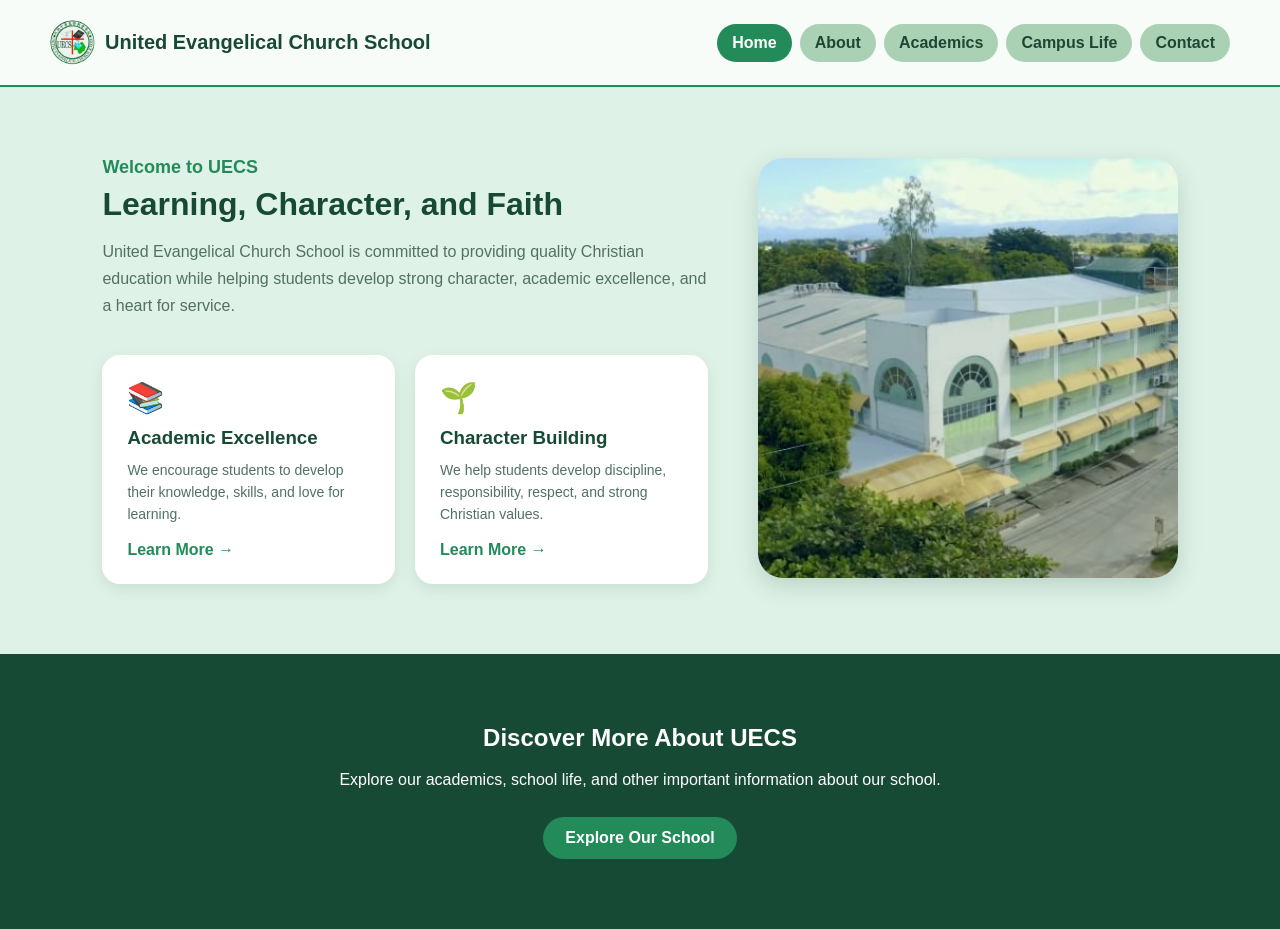
<file: index.html>
<!DOCTYPE html>
<html>

<head>
    <title>United Evangelical Church School</title>
    <link rel="stylesheet" href="style.css">
</head>

<body>

<header>

    <div class="logo">
        <img src="images/logo.jpg">
        <h2>United Evangelical Church School</h2>
    </div>

    <nav>

        <a href="index.html" class="active">Home</a>

        <a href="about.html">About</a>

        <a href="academics.html">Academics</a>

        <a href="campus.html">Campus Life</a>

        <a href="contact.html">Contact</a>

    </nav>

</header>


<!-- =========================
     SCHOOL INFORMATION
========================= -->

<section class="home-info">

    <div class="home-content">

        <div class="home-left">

            <div class="home-title">

                <h3>Welcome to UECS</h3>

                <h2>Learning, Character, and Faith</h2>

                <p>
                    United Evangelical Church School is committed to providing
                    quality Christian education while helping students develop
                    strong character, academic excellence, and a heart for service.
                </p>

            </div>


            <div class="home-cards">

                <div class="home-card">

                    <div class="home-icon">📚</div>

                    <h3>Academic Excellence</h3>

                    <p>
                        We encourage students to develop their knowledge,
                        skills, and love for learning.
                    </p>

                    <a href="academics.html">Learn More →</a>

                </div>


                <div class="home-card">

                    <div class="home-icon">🌱</div>

                    <h3>Character Building</h3>

                    <p>
                        We help students develop discipline, responsibility,
                        respect, and strong Christian values.
                    </p>

                    <a href="about.html">Learn More →</a>

                </div>

            </div>

        </div>


        <div class="home-image">

            <img src="images/school.jpg">

        </div>

    </div>

</section>


<!-- =========================
     BOTTOM SECTION
========================= -->

<section class="home-bottom">

    <h2>Discover More About UECS</h2>

    <p>
        Explore our academics, school life, and other important
        information about our school.
    </p>

    <a href="about.html" class="btn">Explore Our School</a>

</section>


</body>
</html>
</file>
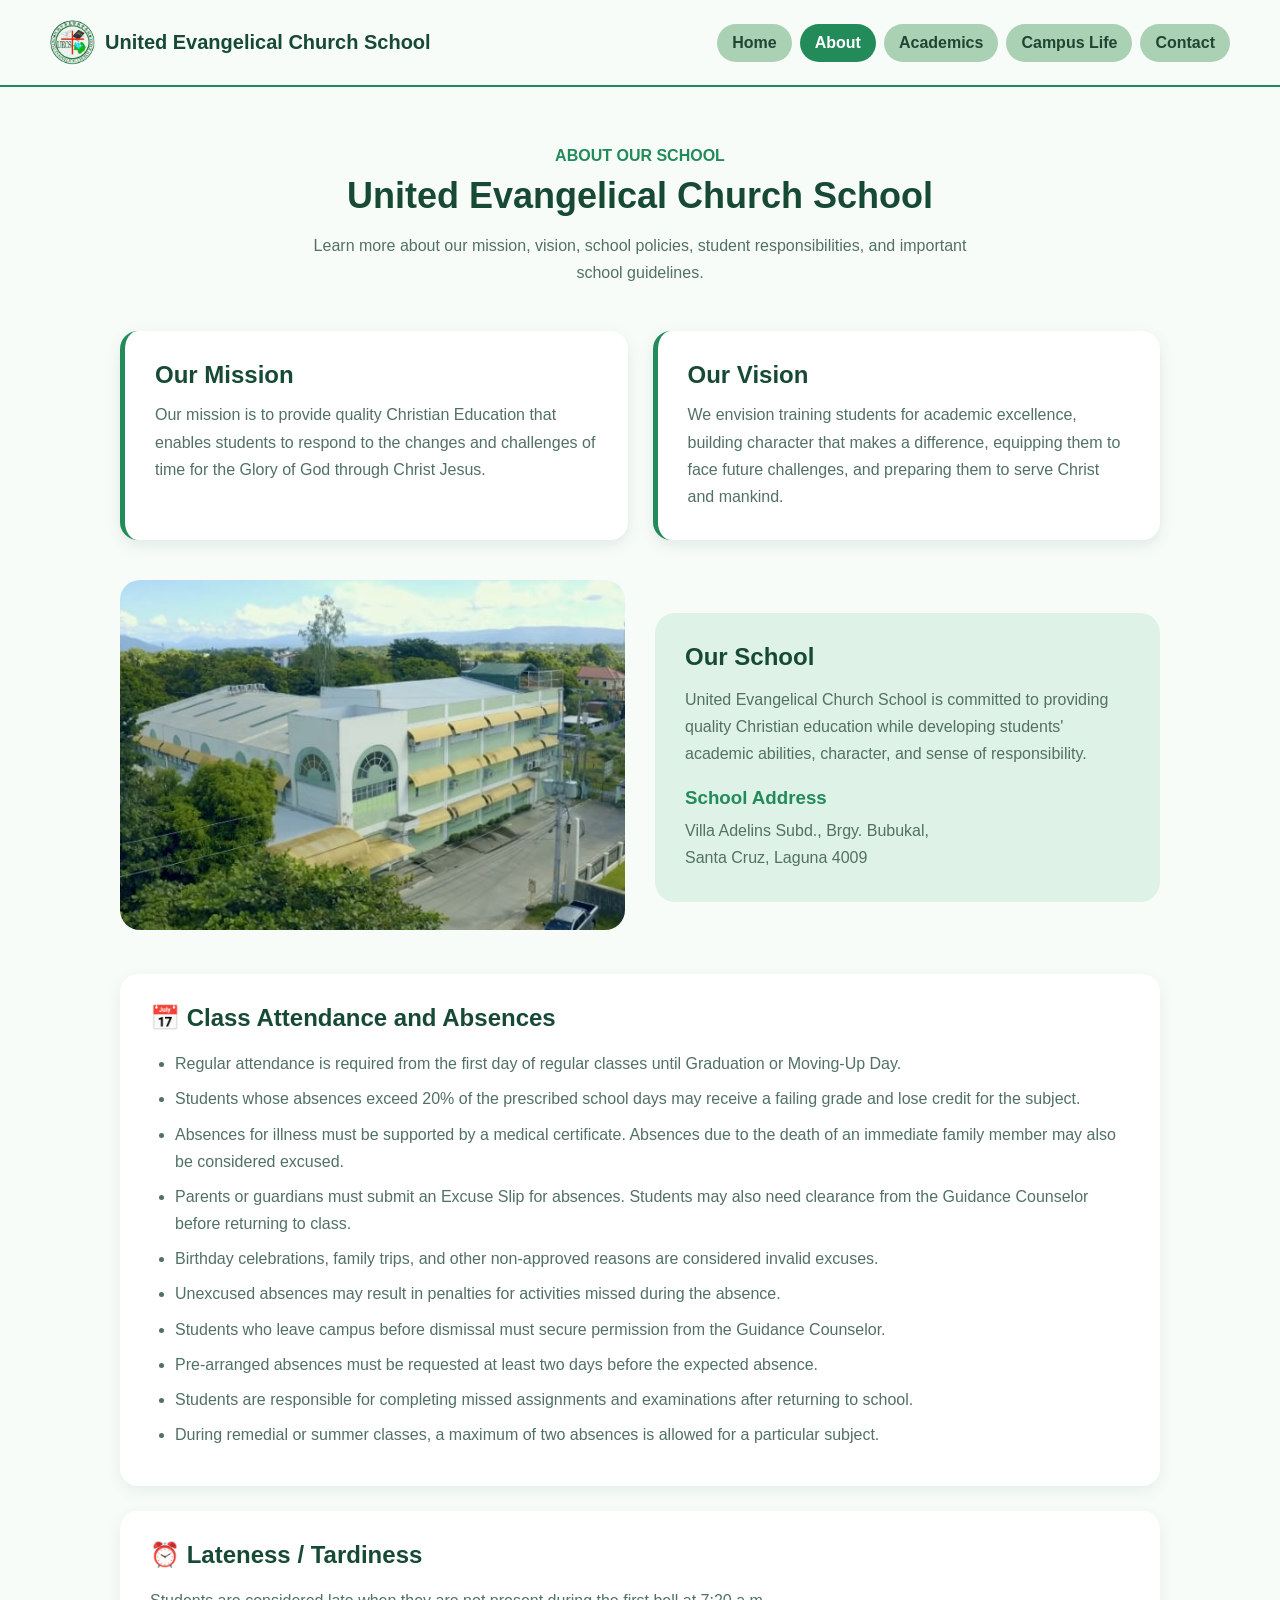
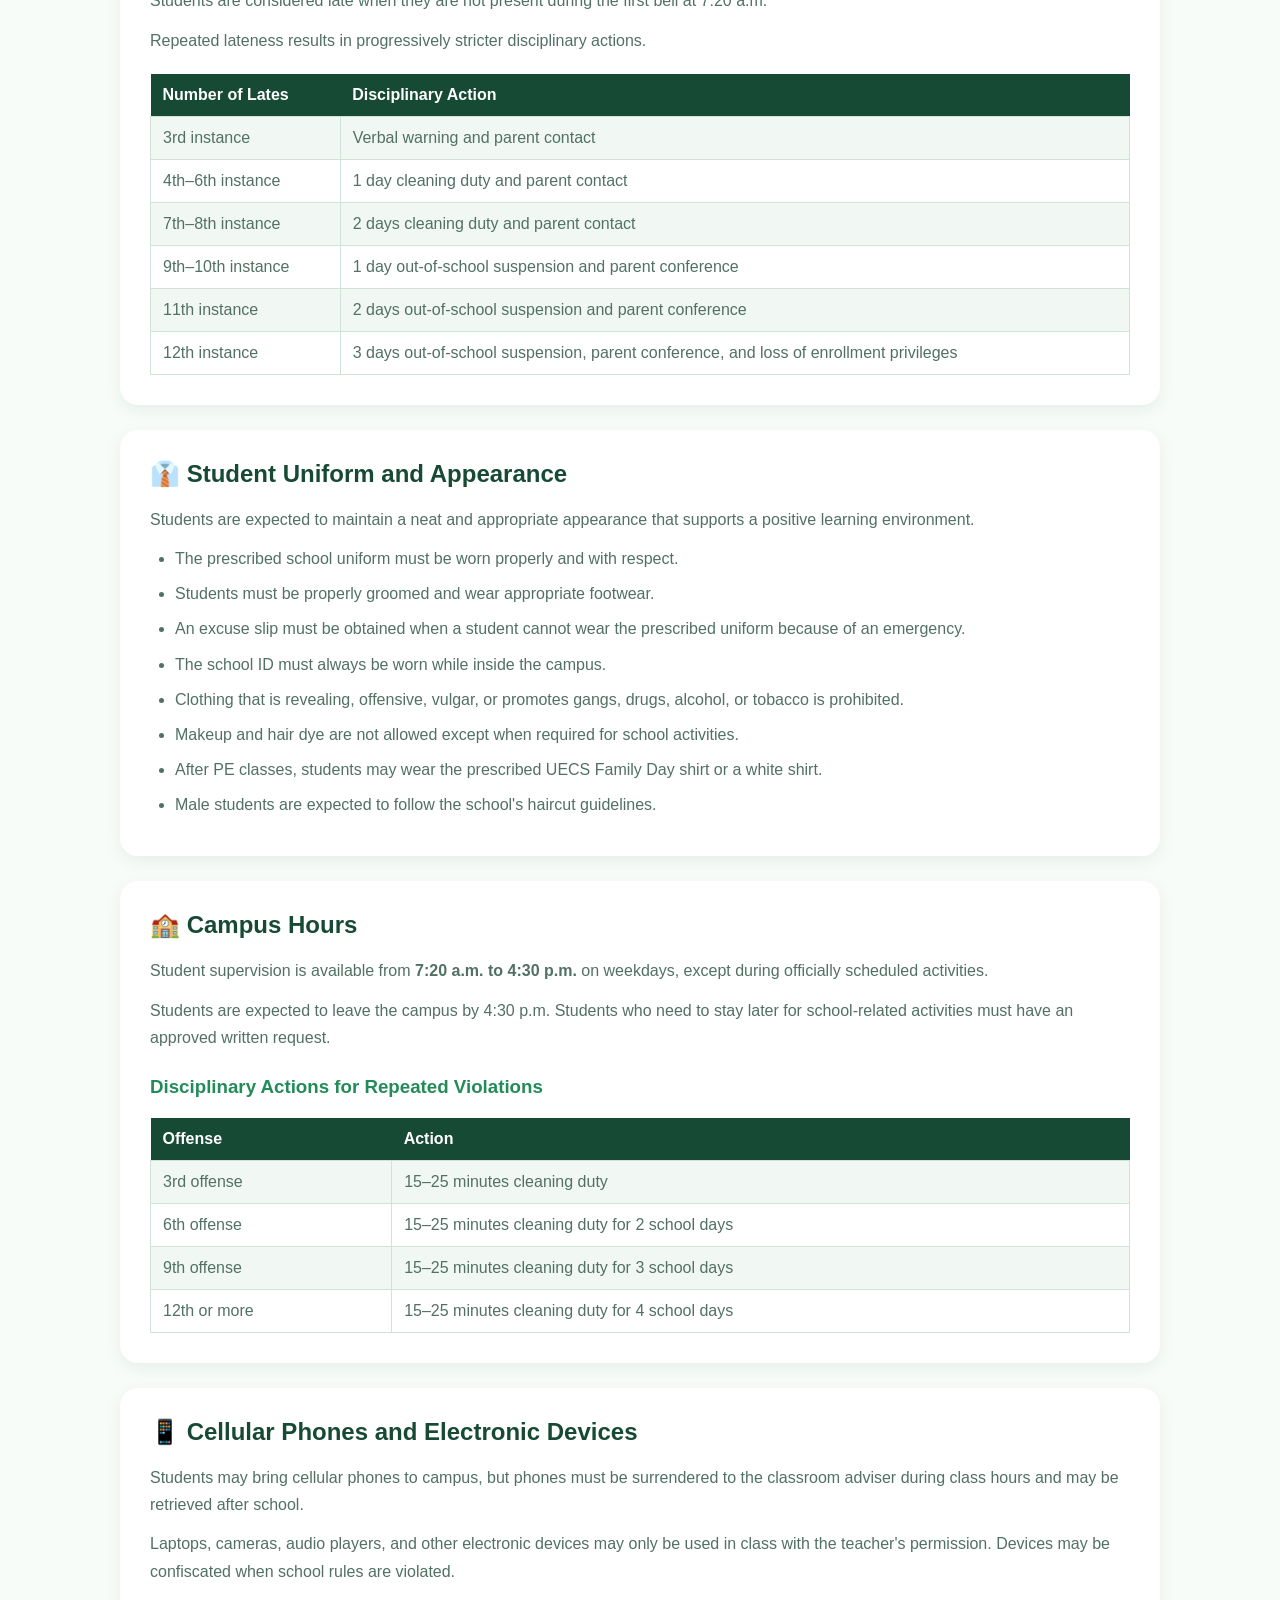
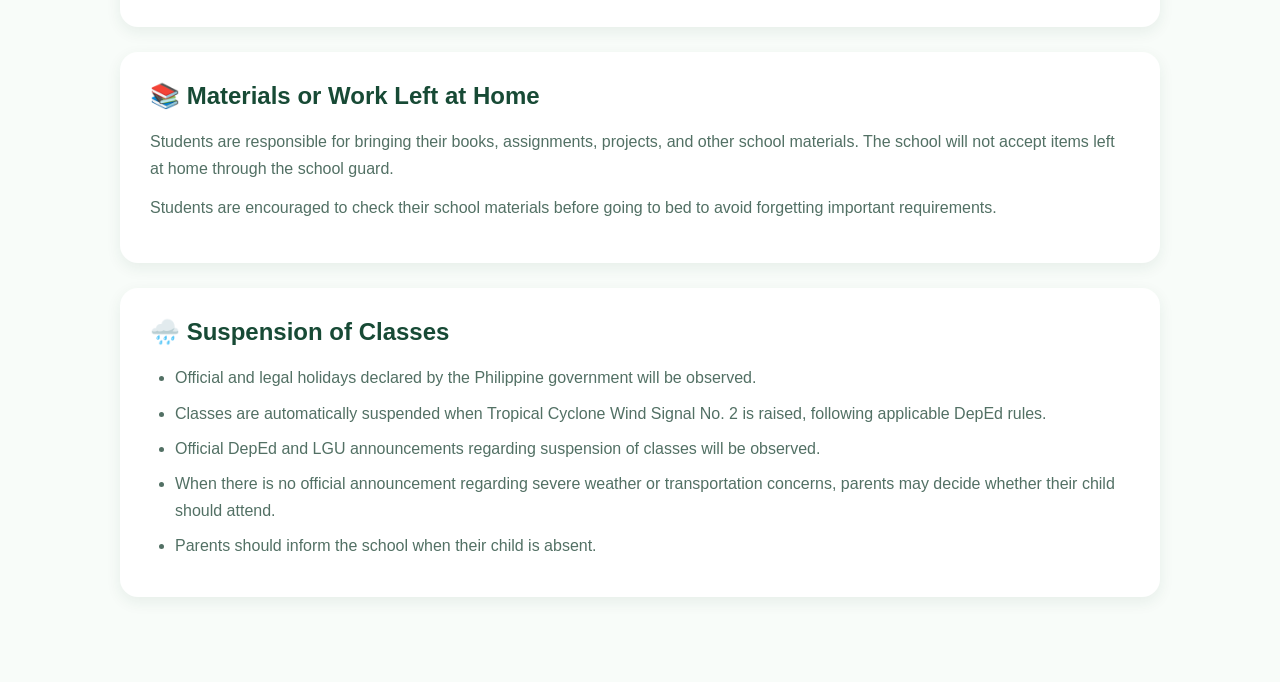
<file: about.html>
<!DOCTYPE html>

<html>

<head>
    <title>About Us - United Evangelical Church School</title>
    <link rel="stylesheet" href="style.css">
</head>

<body>

<header>

<div class="logo">
    <img src="images/logo.jpg">
    <h2>United Evangelical Church School</h2>
</div>

<nav>

    <a href="index.html">Home</a>

    <a href="about.html" class="active">About</a>

    <a href="academics.html">Academics</a>

    <a href="campus.html">Campus Life</a>

    <a href="contact.html">Contact</a>

</nav>

</header>

<section class="about-page">

<div class="about-title">

    <h3>ABOUT OUR SCHOOL</h3>

    <h1>United Evangelical Church School</h1>

    <p>
        Learn more about our mission, vision, school policies,
        student responsibilities, and important school guidelines.
    </p>

</div>


<!-- MISSION AND VISION -->

<div class="about-intro">

    <div class="about-card">

        <h2>Our Mission</h2>

        <p>
            Our mission is to provide quality Christian Education
            that enables students to respond to the changes and
            challenges of time for the Glory of God through Christ Jesus.
        </p>

    </div>


    <div class="about-card">

        <h2>Our Vision</h2>

        <p>
            We envision training students for academic excellence,
            building character that makes a difference, equipping them
            to face future challenges, and preparing them to serve
            Christ and mankind.
        </p>

    </div>

</div>


<!-- SCHOOL IMAGE AND ADDRESS -->

<div class="about-school">

    <div class="about-school-image">

        <img src="images/school.jpg" alt="United Evangelical Church School">

    </div>


    <div class="about-address">

        <h2>Our School</h2>

        <p>
            United Evangelical Church School is committed to providing
            quality Christian education while developing students'
            academic abilities, character, and sense of responsibility.
        </p>

        <h3>School Address</h3>

        <p>
            Villa Adelins Subd., Brgy. Bubukal,<br>
            Santa Cruz, Laguna 4009
        </p>

    </div>

</div>


<!-- ATTENDANCE -->

<div class="about-info-card">

    <h2>📅 Class Attendance and Absences</h2>

    <ul>

        <li>
            Regular attendance is required from the first day of
            regular classes until Graduation or Moving-Up Day.
        </li>

        <li>
            Students whose absences exceed 20% of the prescribed
            school days may receive a failing grade and lose credit
            for the subject.
        </li>

        <li>
            Absences for illness must be supported by a medical
            certificate. Absences due to the death of an immediate
            family member may also be considered excused.
        </li>

        <li>
            Parents or guardians must submit an Excuse Slip for
            absences. Students may also need clearance from the
            Guidance Counselor before returning to class.
        </li>

        <li>
            Birthday celebrations, family trips, and other
            non-approved reasons are considered invalid excuses.
        </li>

        <li>
            Unexcused absences may result in penalties for activities
            missed during the absence.
        </li>

        <li>
            Students who leave campus before dismissal must secure
            permission from the Guidance Counselor.
        </li>

        <li>
            Pre-arranged absences must be requested at least two days
            before the expected absence.
        </li>

        <li>
            Students are responsible for completing missed assignments
            and examinations after returning to school.
        </li>

        <li>
            During remedial or summer classes, a maximum of two
            absences is allowed for a particular subject.
        </li>

    </ul>

</div>


<!-- LATENESS -->

<div class="about-info-card">

    <h2>⏰ Lateness / Tardiness</h2>

    <p>
        Students are considered late when they are not present during
        the first bell at 7:20 a.m.
    </p>

    <p>
        Repeated lateness results in progressively stricter
        disciplinary actions.
    </p>


    <table class="discipline-table">

        <tr>
            <th>Number of Lates</th>
            <th>Disciplinary Action</th>
        </tr>

        <tr>
            <td>3rd instance</td>
            <td>Verbal warning and parent contact</td>
        </tr>

        <tr>
            <td>4th–6th instance</td>
            <td>1 day cleaning duty and parent contact</td>
        </tr>

        <tr>
            <td>7th–8th instance</td>
            <td>2 days cleaning duty and parent contact</td>
        </tr>

        <tr>
            <td>9th–10th instance</td>
            <td>1 day out-of-school suspension and parent conference</td>
        </tr>

        <tr>
            <td>11th instance</td>
            <td>2 days out-of-school suspension and parent conference</td>
        </tr>

        <tr>
            <td>12th instance</td>
            <td>
                3 days out-of-school suspension, parent conference,
                and loss of enrollment privileges
            </td>
        </tr>

    </table>

</div>


<!-- UNIFORM -->

<div class="about-info-card">

    <h2>👔 Student Uniform and Appearance</h2>

    <p>
        Students are expected to maintain a neat and appropriate
        appearance that supports a positive learning environment.
    </p>

    <ul>

        <li>
            The prescribed school uniform must be worn properly and
            with respect.
        </li>

        <li>
            Students must be properly groomed and wear appropriate
            footwear.
        </li>

        <li>
            An excuse slip must be obtained when a student cannot wear
            the prescribed uniform because of an emergency.
        </li>

        <li>
            The school ID must always be worn while inside the campus.
        </li>

        <li>
            Clothing that is revealing, offensive, vulgar, or promotes
            gangs, drugs, alcohol, or tobacco is prohibited.
        </li>

        <li>
            Makeup and hair dye are not allowed except when required
            for school activities.
        </li>

        <li>
            After PE classes, students may wear the prescribed UECS
            Family Day shirt or a white shirt.
        </li>

        <li>
            Male students are expected to follow the school's
            haircut guidelines.
        </li>

    </ul>

</div>


<!-- CAMPUS HOURS -->

<div class="about-info-card">

    <h2>🏫 Campus Hours</h2>

    <p>
        Student supervision is available from
        <strong>7:20 a.m. to 4:30 p.m.</strong> on weekdays,
        except during officially scheduled activities.
    </p>

    <p>
        Students are expected to leave the campus by 4:30 p.m.
        Students who need to stay later for school-related activities
        must have an approved written request.
    </p>


    <h3>Disciplinary Actions for Repeated Violations</h3>

    <table class="discipline-table">

        <tr>
            <th>Offense</th>
            <th>Action</th>
        </tr>

        <tr>
            <td>3rd offense</td>
            <td>15–25 minutes cleaning duty</td>
        </tr>

        <tr>
            <td>6th offense</td>
            <td>15–25 minutes cleaning duty for 2 school days</td>
        </tr>

        <tr>
            <td>9th offense</td>
            <td>15–25 minutes cleaning duty for 3 school days</td>
        </tr>

        <tr>
            <td>12th or more</td>
            <td>15–25 minutes cleaning duty for 4 school days</td>
        </tr>

    </table>

</div>


<!-- TECHNOLOGY -->

<div class="about-info-card">

    <h2>📱 Cellular Phones and Electronic Devices</h2>

    <p>
        Students may bring cellular phones to campus, but phones must
        be surrendered to the classroom adviser during class hours
        and may be retrieved after school.
    </p>

    <p>
        Laptops, cameras, audio players, and other electronic devices
        may only be used in class with the teacher's permission.
        Devices may be confiscated when school rules are violated.
    </p>

</div>


<!-- RESPONSIBILITY -->

<div class="about-info-card">

    <h2>📚 Materials or Work Left at Home</h2>

    <p>
        Students are responsible for bringing their books, assignments,
        projects, and other school materials. The school will not
        accept items left at home through the school guard.
    </p>

    <p>
        Students are encouraged to check their school materials
        before going to bed to avoid forgetting important requirements.
    </p>

</div>


<!-- SUSPENSION -->

<div class="about-info-card">

    <h2>🌧️ Suspension of Classes</h2>

    <ul>

        <li>
            Official and legal holidays declared by the Philippine
            government will be observed.
        </li>

        <li>
            Classes are automatically suspended when Tropical Cyclone
            Wind Signal No. 2 is raised, following applicable DepEd rules.
        </li>

        <li>
            Official DepEd and LGU announcements regarding suspension
            of classes will be observed.
        </li>

        <li>
            When there is no official announcement regarding severe
            weather or transportation concerns, parents may decide
            whether their child should attend.
        </li>

        <li>
            Parents should inform the school when their child is absent.
        </li>

    </ul>

</div>

</section>

</body>
</html>
</file>
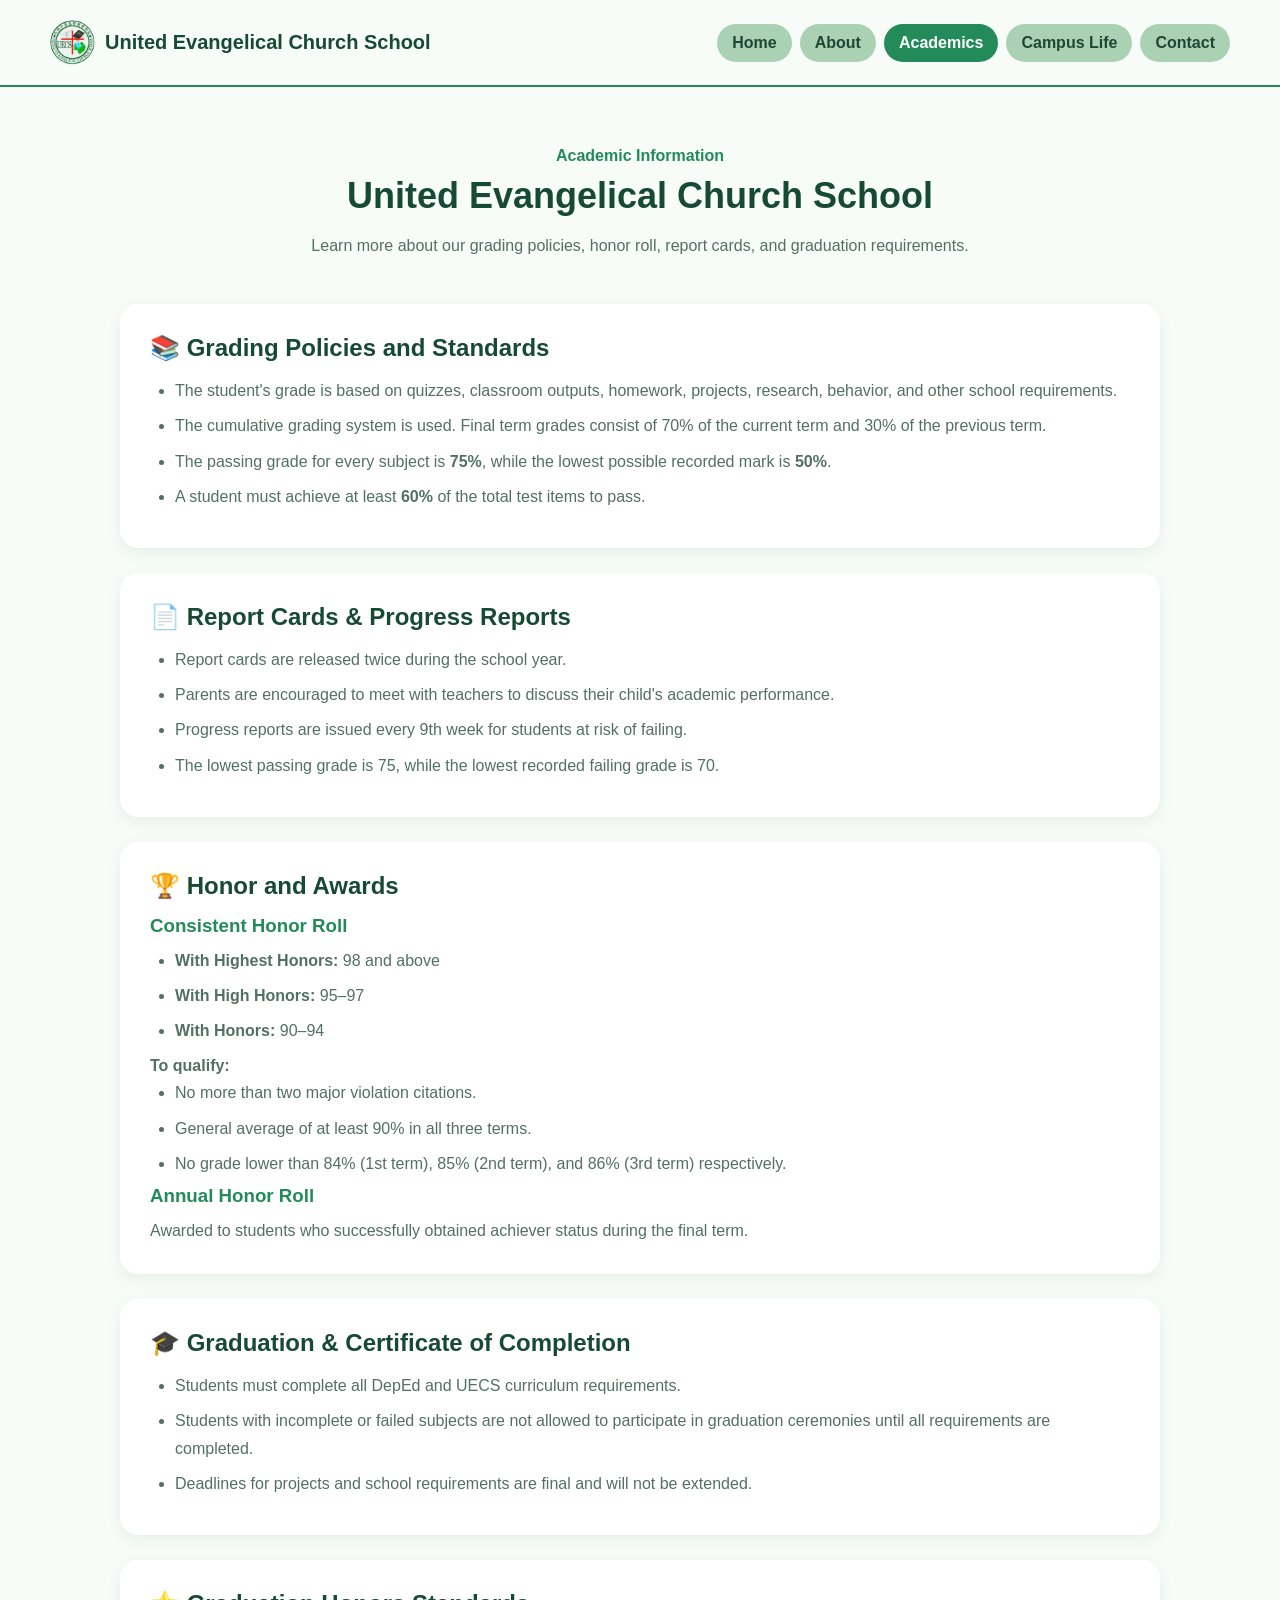
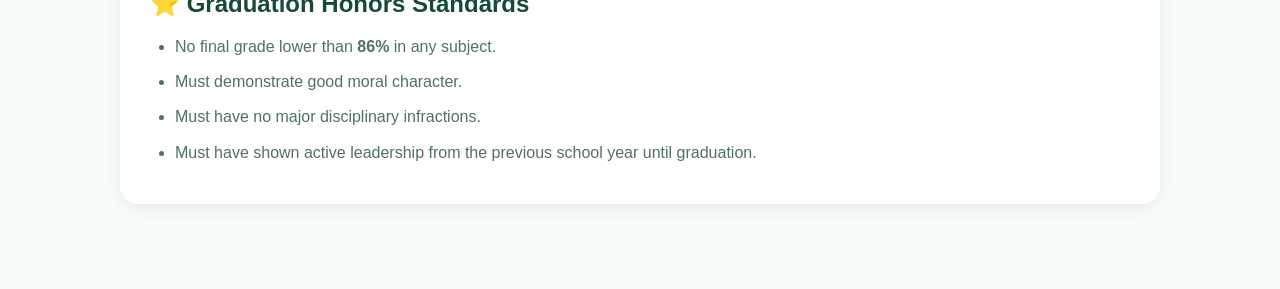
<file: academics.html>
<!DOCTYPE html>
<html>

<head>
    <title>Academics - United Evangelical Church School</title>
    <link rel="stylesheet" href="style.css">
</head>

<body>

<header>

    <div class="logo">
        <img src="images/logo.jpg">
        <h2>United Evangelical Church School</h2>
    </div>

    <nav>

        <a href="index.html">Home</a>

        <a href="about.html">About</a>

        <a href="academics.html" class="active">Academics</a>

        <a href="campus.html">Campus Life</a>

        <a href="contact.html">Contact</a>

    </nav>

</header>

<section class="academics">

    <div class="page-title">
        <h3>Academic Information</h3>
        <h1>United Evangelical Church School</h1>
        <p>Learn more about our grading policies, honor roll, report cards, and graduation requirements.</p>
    </div>

    <div class="card">

        <h2>📚 Grading Policies and Standards</h2>

        <ul>
            <li>The student's grade is based on quizzes, classroom outputs, homework, projects, research, behavior, and other school requirements.</li>
            <li>The cumulative grading system is used. Final term grades consist of 70% of the current term and 30% of the previous term.</li>
            <li>The passing grade for every subject is <strong>75%</strong>, while the lowest possible recorded mark is <strong>50%</strong>.</li>
            <li>A student must achieve at least <strong>60%</strong> of the total test items to pass.</li>
        </ul>

    </div>

    <div class="card">

        <h2>📄 Report Cards & Progress Reports</h2>

        <ul>
            <li>Report cards are released twice during the school year.</li>
            <li>Parents are encouraged to meet with teachers to discuss their child's academic performance.</li>
            <li>Progress reports are issued every 9th week for students at risk of failing.</li>
            <li>The lowest passing grade is 75, while the lowest recorded failing grade is 70.</li>
        </ul>

    </div>

    <div class="card">

        <h2>🏆 Honor and Awards</h2>

        <h3>Consistent Honor Roll</h3>

        <ul>
            <li><strong>With Highest Honors:</strong> 98 and above</li>
            <li><strong>With High Honors:</strong> 95–97</li>
            <li><strong>With Honors:</strong> 90–94</li>
        </ul>

        <p><strong>To qualify:</strong></p>

        <ul>
            <li>No more than two major violation citations.</li>
            <li>General average of at least 90% in all three terms.</li>
            <li>No grade lower than 84% (1st term), 85% (2nd term), and 86% (3rd term) respectively.</li>
        </ul>

        <h3>Annual Honor Roll</h3>

        <p>
            Awarded to students who successfully obtained achiever status during the final term.
        </p>

    </div>

    <div class="card">

        <h2>🎓 Graduation & Certificate of Completion</h2>

        <ul>
            <li>Students must complete all DepEd and UECS curriculum requirements.</li>
            <li>Students with incomplete or failed subjects are not allowed to participate in graduation ceremonies until all requirements are completed.</li>
            <li>Deadlines for projects and school requirements are final and will not be extended.</li>
        </ul>

    </div>

    <div class="card">

        <h2>⭐ Graduation Honors Standards</h2>

        <ul>
            <li>No final grade lower than <strong>86%</strong> in any subject.</li>
            <li>Must demonstrate good moral character.</li>
            <li>Must have no major disciplinary infractions.</li>
            <li>Must have shown active leadership from the previous school year until graduation.</li>
        </ul>

    </div>

</section>

</body>

</html>
</file>
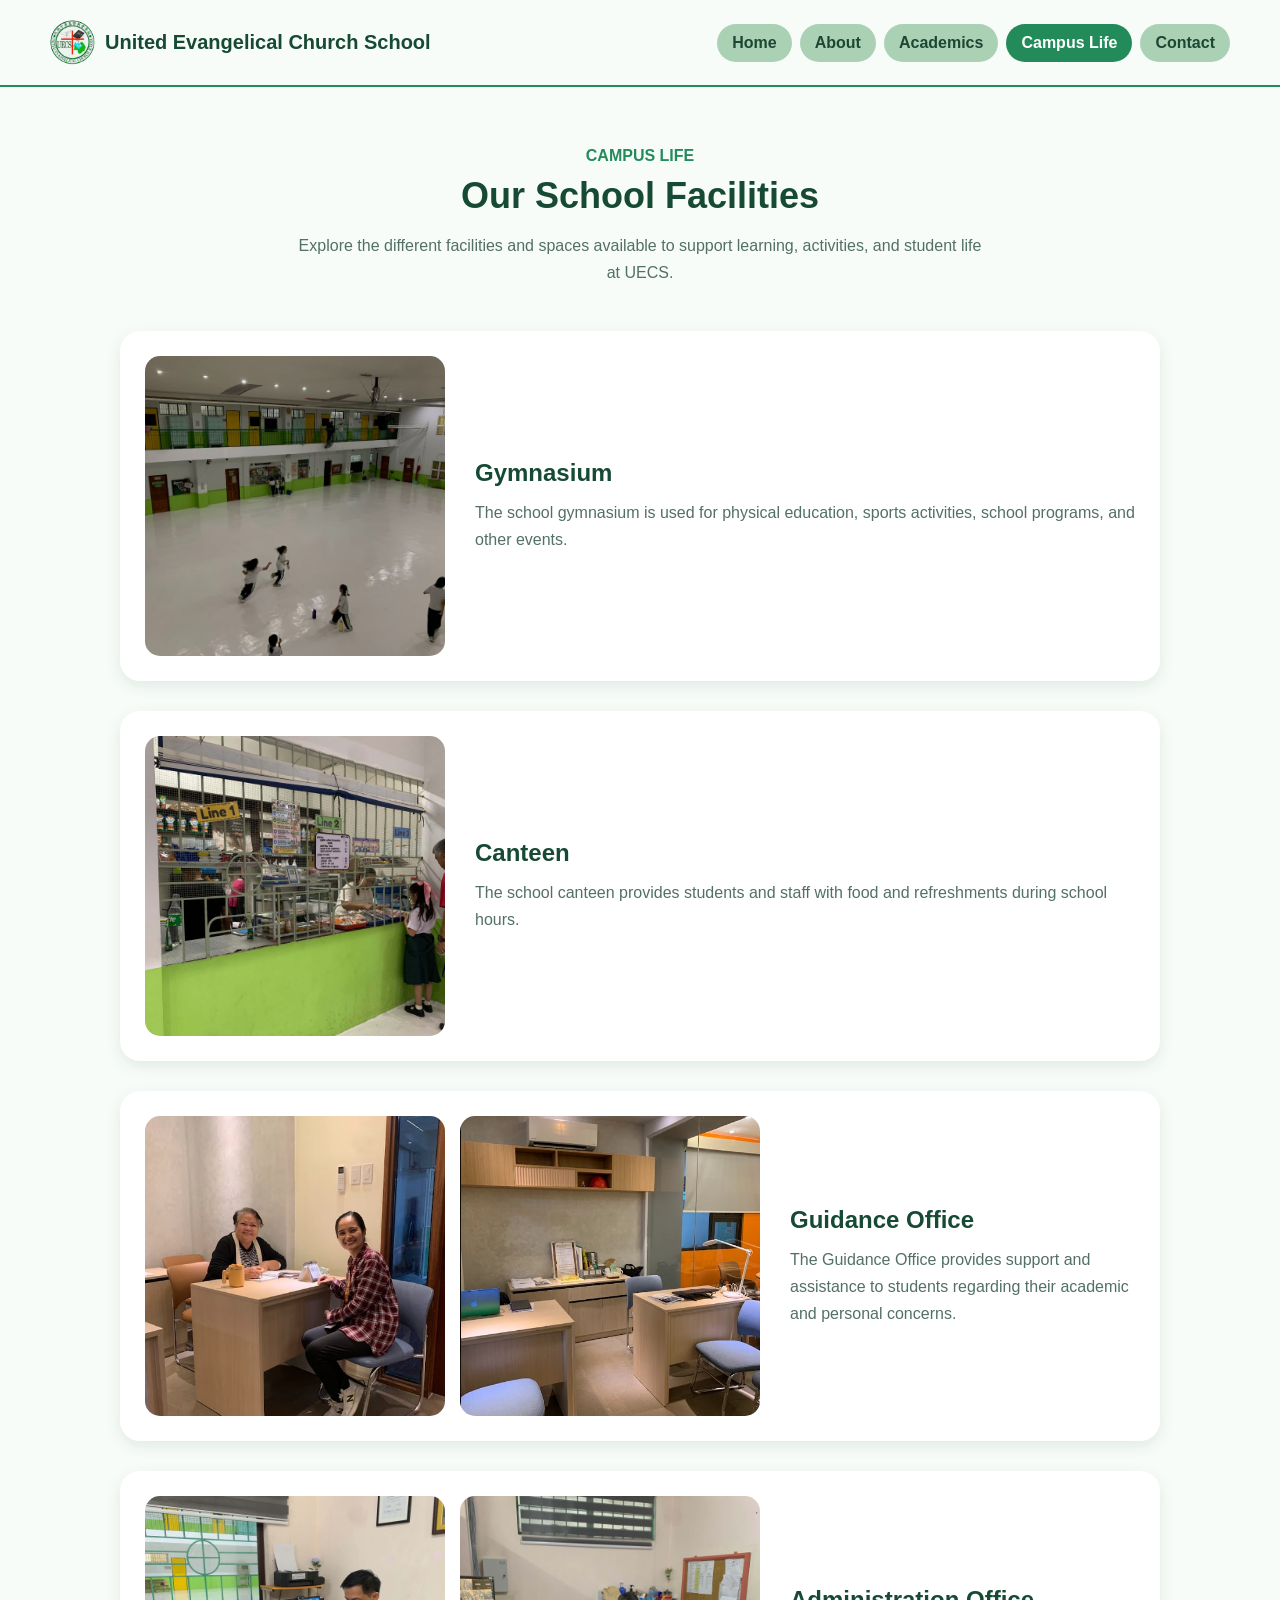
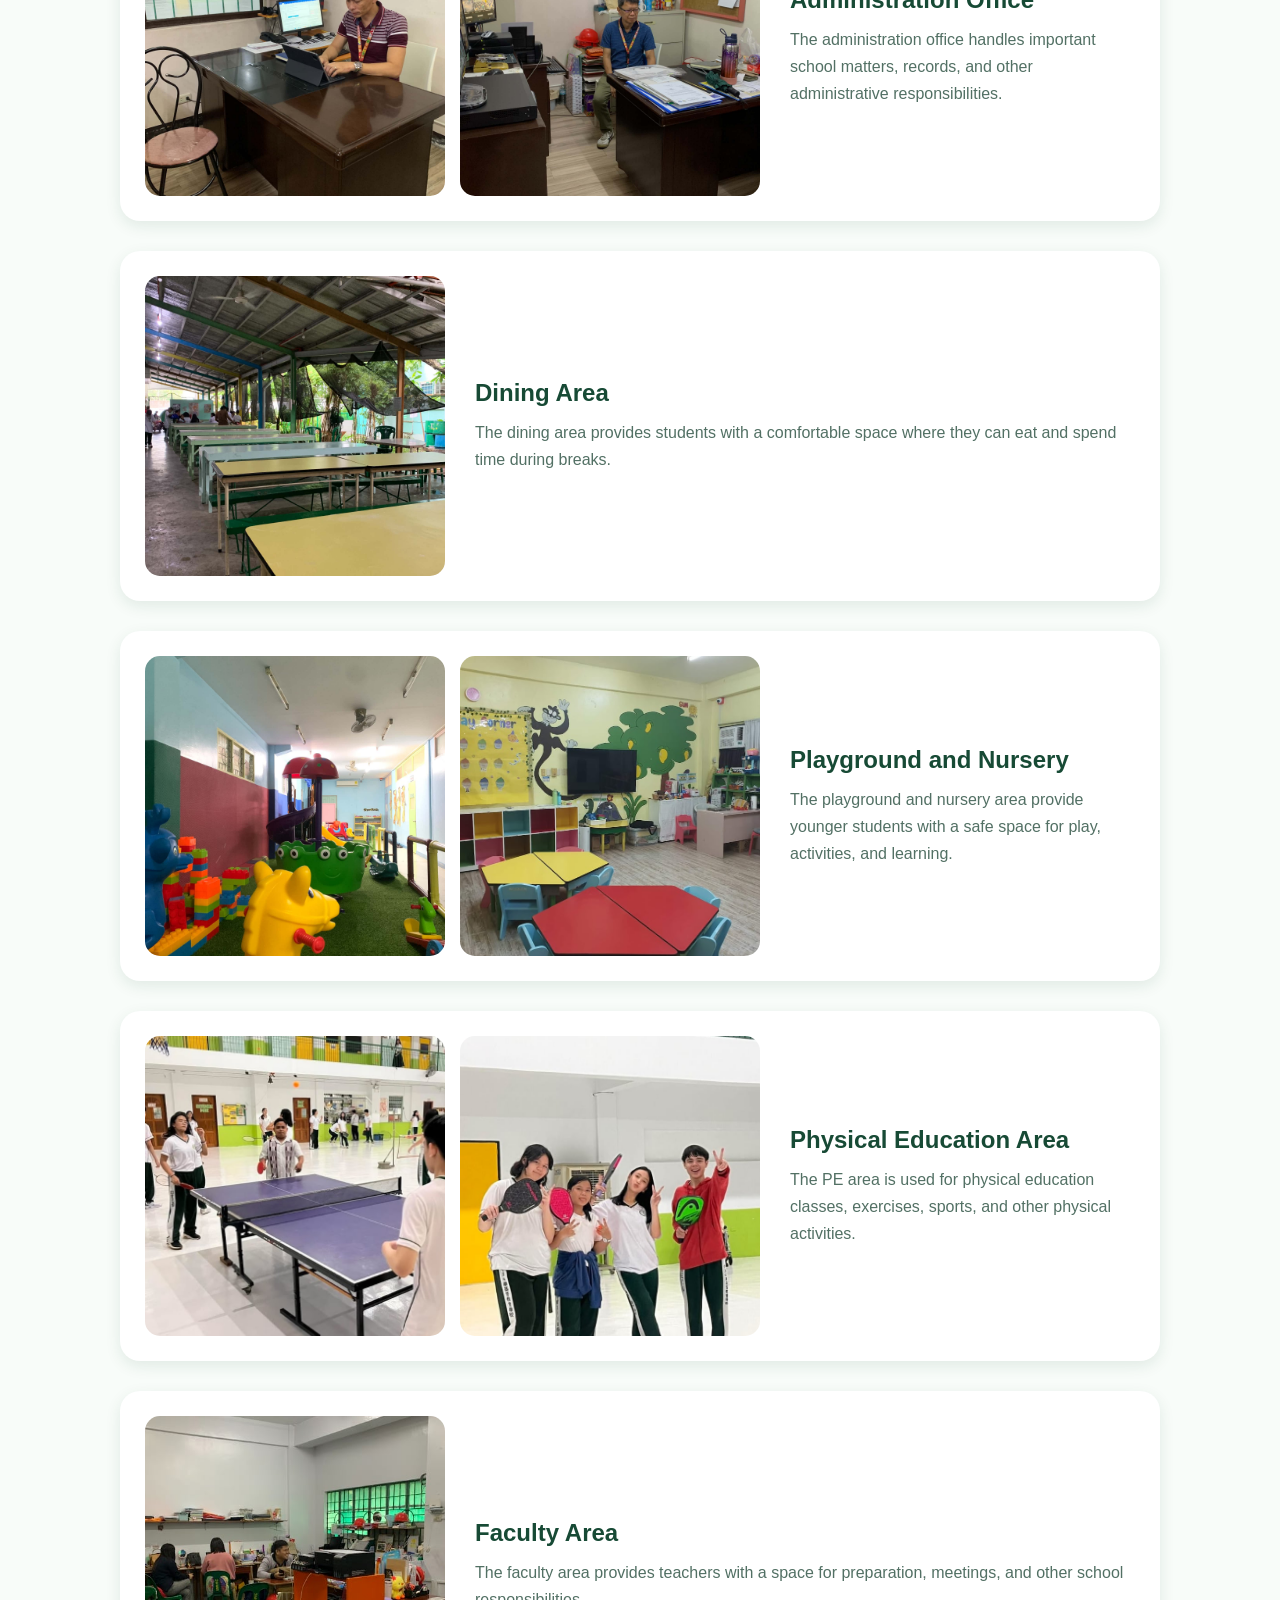
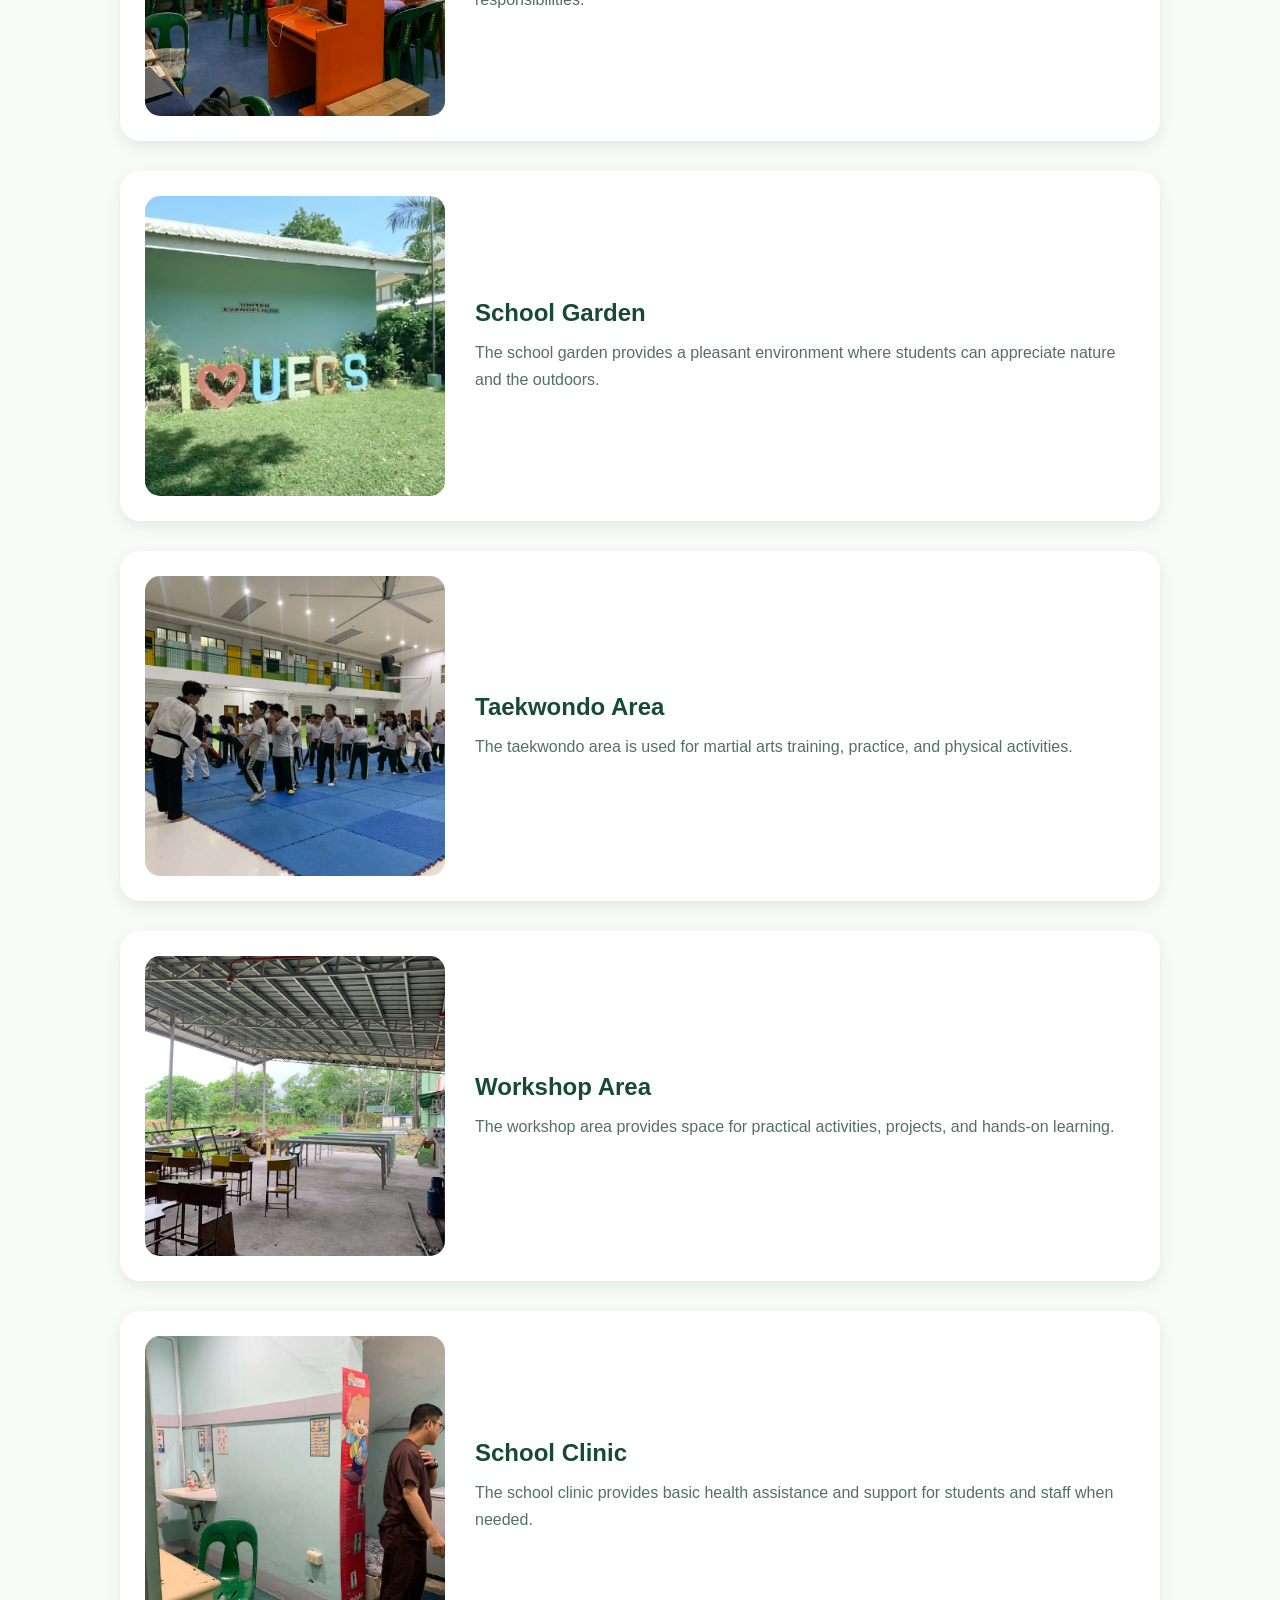
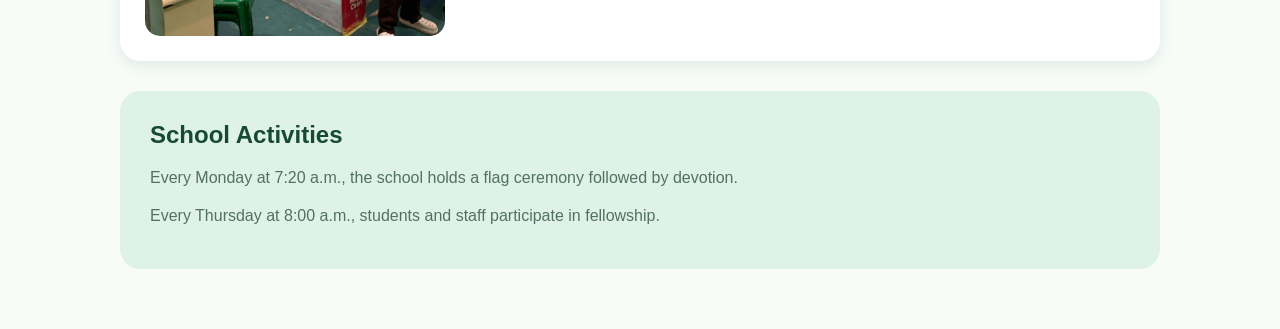
<file: campus.html>
<!DOCTYPE html>
<html>

<head>
    <title>Campus Life - United Evangelical Church School</title>
    <link rel="stylesheet" href="style.css">
</head>

<body>

<header>

    <div class="logo">
        <img src="images/logo.jpg">
        <h2>United Evangelical Church School</h2>
    </div>

    <nav>

        <a href="index.html">Home</a>

        <a href="about.html">About</a>

        <a href="academics.html">Academics</a>

        <a href="campus.html" class="active">Campus Life</a>

        <a href="contact.html">Contact</a>

    </nav>

</header>


<section class="campus-page">

    <div class="page-title">

        <h3>CAMPUS LIFE</h3>

        <h1>Our School Facilities</h1>

        <p>
            Explore the different facilities and spaces available
            to support learning, activities, and student life at UECS.
        </p>

    </div>


    <!-- GYMNASIUM -->

    <div class="campus-card">

        <img src="images/gym.jpg" alt="UECS Gymnasium">

        <div class="campus-text">

            <h2>Gymnasium</h2>

            <p>
                The school gymnasium is used for physical education,
                sports activities, school programs, and other events.
            </p>

        </div>

    </div>


    <!-- CANTEEN -->

    <div class="campus-card">

        <img src="images/canteen.jpg" alt="UECS Canteen">

        <div class="campus-text">

            <h2>Canteen</h2>

            <p>
                The school canteen provides students and staff with
                food and refreshments during school hours.
            </p>

        </div>

    </div>


    <!-- GUIDANCE -->

    <div class="campus-card">

        <div class="campus-images">

            <img src="images/guidance.jpg" alt="Guidance Office">

            <img src="images/guidance2.jpg" alt="Guidance Office">

        </div>

        <div class="campus-text">

            <h2>Guidance Office</h2>

            <p>
                The Guidance Office provides support and assistance
                to students regarding their academic and personal concerns.
            </p>

        </div>

    </div>


    <!-- ADMINISTRATION -->

    <div class="campus-card">

        <div class="campus-images">

            <img src="images/admin.jpg" alt="Administration Office">

            <img src="images/admin2.jpg" alt="Administration Office">

        </div>

        <div class="campus-text">

            <h2>Administration Office</h2>

            <p>
                The administration office handles important school
                matters, records, and other administrative responsibilities.
            </p>

        </div>

    </div>


    <!-- DINING -->

    <div class="campus-card">

        <img src="images/dining.jpg" alt="Dining Area">

        <div class="campus-text">

            <h2>Dining Area</h2>

            <p>
                The dining area provides students with a comfortable
                space where they can eat and spend time during breaks.
            </p>

        </div>

    </div>


    <!-- PLAYGROUND AND NURSERY -->

    <div class="campus-card">

        <div class="campus-images">

            <img src="images/playground.jpg" alt="School Playground">

            <img src="images/nursery.jpg" alt="Nursery">

        </div>

        <div class="campus-text">

            <h2>Playground and Nursery</h2>

            <p>
                The playground and nursery area provide younger students
                with a safe space for play, activities, and learning.
            </p>

        </div>

    </div>


    <!-- PHYSICAL EDUCATION -->

    <div class="campus-card">

        <div class="campus-images">

            <img src="images/pe.jpg" alt="Physical Education Area">

            <img src="images/pe2.jpg" alt="Physical Education Area">

        </div>

        <div class="campus-text">

            <h2>Physical Education Area</h2>

            <p>
                The PE area is used for physical education classes,
                exercises, sports, and other physical activities.
            </p>

        </div>

    </div>


    <!-- FACULTY -->

    <div class="campus-card">

        <img src="images/faculty.jpg" alt="Faculty Area">

        <div class="campus-text">

            <h2>Faculty Area</h2>

            <p>
                The faculty area provides teachers with a space for
                preparation, meetings, and other school responsibilities.
            </p>

        </div>

    </div>


    <!-- GARDEN -->

    <div class="campus-card">

        <img src="images/garden.jpg" alt="School Garden">

        <div class="campus-text">

            <h2>School Garden</h2>

            <p>
                The school garden provides a pleasant environment
                where students can appreciate nature and the outdoors.
            </p>

        </div>

    </div>


    <!-- TAEKWONDO -->

    <div class="campus-card">

        <img src="images/taekwondo.jpg" alt="Taekwondo Area">

        <div class="campus-text">

            <h2>Taekwondo Area</h2>

            <p>
                The taekwondo area is used for martial arts training,
                practice, and physical activities.
            </p>

        </div>

    </div>


    <!-- WORKSHOP -->

    <div class="campus-card">

        <img src="images/workshop.jpg" alt="Workshop Area">

        <div class="campus-text">

            <h2>Workshop Area</h2>

            <p>
                The workshop area provides space for practical activities,
                projects, and hands-on learning.
            </p>

        </div>

    </div>


    <!-- CLINIC -->

    <div class="campus-card">

        <img src="images/clinic.jpg" alt="School Clinic">

        <div class="campus-text">

            <h2>School Clinic</h2>

            <p>
                The school clinic provides basic health assistance
                and support for students and staff when needed.
            </p>

        </div>

    </div>


    <!-- SCHOOL ACTIVITIES -->

    <div class="campus-info">

        <h2>School Activities</h2>

        <p>
            Every Monday at 7:20 a.m., the school holds a flag ceremony
            followed by devotion.
        </p>

        <p>
            Every Thursday at 8:00 a.m., students and staff participate
            in fellowship.
        </p>

    </div>

</section>

</body>
</html>
</file>
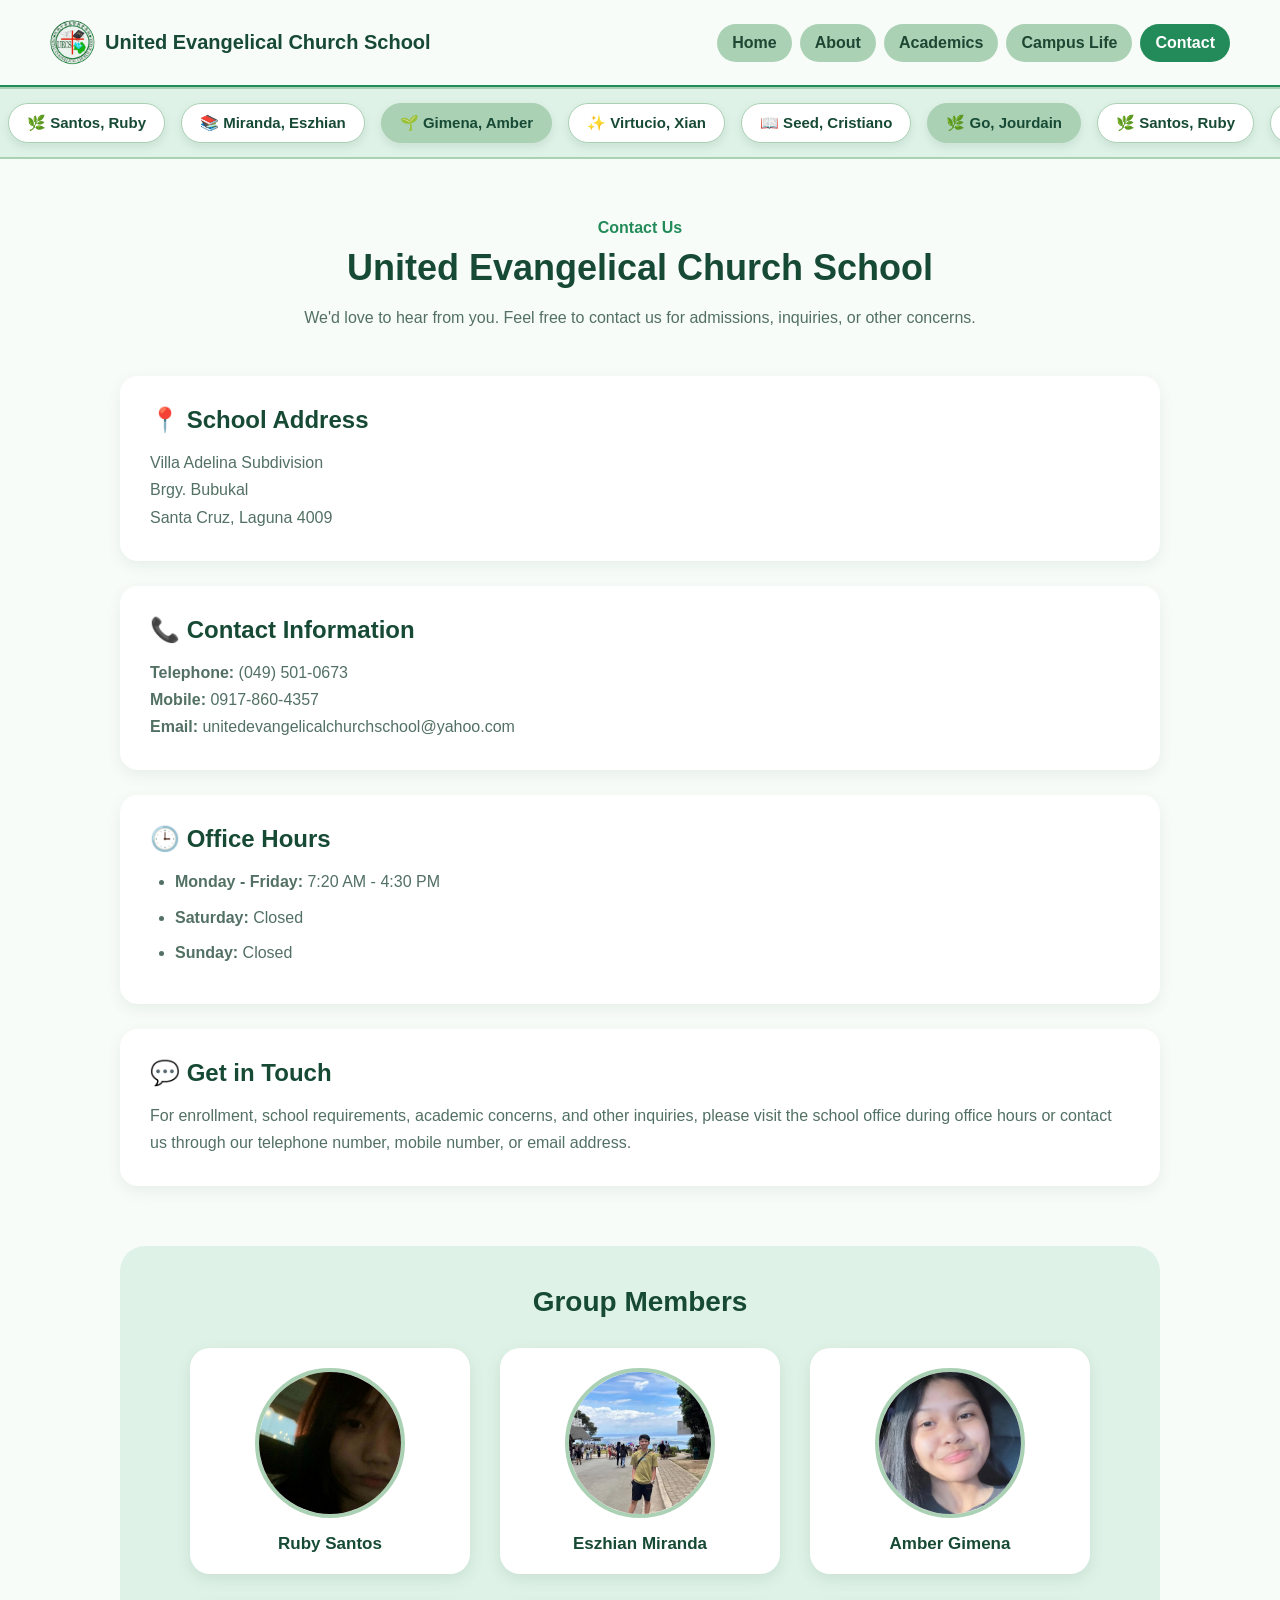
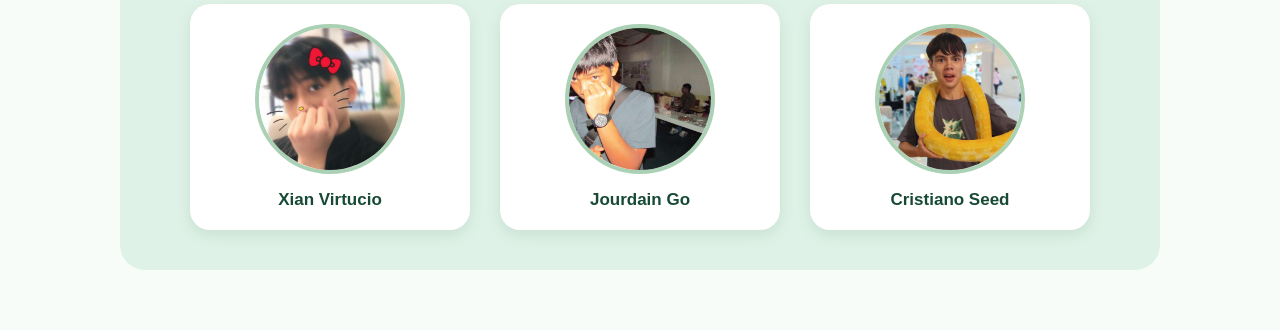
<file: contact.html>
<!DOCTYPE html>
<html>

<head>
    <title>Contact - United Evangelical Church School</title>
    <link rel="stylesheet" href="style.css">
</head>

<body>

<header>

    <div class="logo">
        <img src="images/logo.jpg" alt="UECS Logo">
        <h2>United Evangelical Church School</h2>
    </div>

    <nav>
        <a href="index.html">Home</a>
        <a href="about.html">About</a>
        <a href="academics.html">Academics</a>
        <a href="campus.html">Campus Life</a>
        <a href="contact.html" class="active">Contact</a>
    </nav>

</header>


<!-- =========================
     CUTE NAME MARQUEE
========================= -->

<div class="name-marquee">

    <div class="marquee-track">

        <span>🌿 Santos, Ruby</span>
        <span>📚 Miranda, Eszhian</span>
        <span>🌱 Gimena, Amber</span>
        <span>✨ Virtucio, Xian</span>
        <span>📖 Seed, Cristiano</span>
        <span>🌿 Go, Jourdain</span>

        <!-- Duplicate names for seamless scrolling -->

        <span>🌿 Santos, Ruby</span>
        <span>📚 Miranda, Eszhian</span>
        <span>🌱 Gimena, Amber</span>
        <span>✨ Virtucio, Xian</span>
        <span>📖 Seed, Cristiano</span>
        <span>🌿 Go, Jourdain</span>

    </div>

</div>


<section class="about-page">

    <div class="page-title">

        <h3>Contact Us</h3>

        <h1>United Evangelical Church School</h1>

        <p>
            We'd love to hear from you. Feel free to contact us for
            admissions, inquiries, or other concerns.
        </p>

    </div>


    <div class="card">

        <h2>📍 School Address</h2>

        <p>
            Villa Adelina Subdivision<br>
            Brgy. Bubukal<br>
            Santa Cruz, Laguna 4009
        </p>

    </div>


    <div class="card">

        <h2>📞 Contact Information</h2>

        <p><strong>Telephone:</strong> (049) 501-0673</p>

        <p><strong>Mobile:</strong> 0917-860-4357</p>

        <p><strong>Email:</strong> unitedevangelicalchurchschool@yahoo.com</p>

    </div>


    <div class="card">

        <h2>🕒 Office Hours</h2>

        <ul>
            <li><strong>Monday - Friday:</strong> 7:20 AM - 4:30 PM</li>
            <li><strong>Saturday:</strong> Closed</li>
            <li><strong>Sunday:</strong> Closed</li>
        </ul>

    </div>


    <div class="card">

        <h2>💬 Get in Touch</h2>

        <p>
            For enrollment, school requirements, academic concerns,
            and other inquiries, please visit the school office during
            office hours or contact us through our telephone number,
            mobile number, or email address.
        </p>

    </div>

    <!-- =========================
         GROUP MEMBERS
    ========================= -->

    <div class="group-members">

        <h2>Group Members</h2>

        <div class="members-grid">

            <div class="member">
                <img src="images/ruby.jpg" alt="Ruby Santos">
                <h3>Ruby Santos</h3>
            </div>

            <div class="member">
                <img src="images/eszhian.jpg" alt="Eszhian Miranda">
                <h3>Eszhian Miranda</h3>
            </div>

            <div class="member">
                <img src="images/amber.jpg" alt="Amber Gimena">
                <h3>Amber Gimena</h3>
            </div>

            <div class="member">
                <img src="images/xian.jpg" alt="Xian Virtucio">
                <h3>Xian Virtucio</h3>
            </div>

            <div class="member">
                <img src="images/jourdain.jpg" alt="Jourdain Go">
                <h3>Jourdain Go</h3>
            </div>

            <div class="member">
                <img src="images/chano.jpg" alt="Cristiano Seed">
                <h3>Cristiano Seed</h3>
            </div>

        </div>

    </div>

</section>

</body>
</html>
</file>
<file: style.css>
*{
    margin:0;
    padding:0;
    box-sizing:border-box;
    font-family:Arial, sans-serif;
}

body{
    background:#F8FCF9;
    color:#174A35;
}


/* =========================
   HEADER
========================= */

header{
    display:flex;
    justify-content:space-between;
    align-items:center;
    padding:20px 50px;
    border-bottom:2px solid #238B5A;
    gap:30px;
}

.logo{
    display:flex;
    align-items:center;
    flex-shrink:0;
}

.logo img{
    width:45px;
    height:45px;
    object-fit:cover;
    margin-right:10px;
    border-radius:50%;
}

.logo h2{
    color:#174A35;
    font-size:20px;
    white-space:nowrap;
}

nav{
    display:flex;
    align-items:center;
    justify-content:flex-end;
    gap:8px;
    flex-wrap:wrap;
}

nav a{
    display:inline-block;
    color:#1D4733;
    background:#ABD1B5;
    text-decoration:none;
    padding:10px 15px;
    border-radius:20px;
    font-weight:bold;
    transition:0.3s;
    white-space:nowrap;
}

nav a:hover{
    color:#FFFFFF;
    background:#238B5A;
    transform:scale(1.05);
    box-shadow:0 4px 10px rgba(35,139,90,0.25);
}

nav a.active{
    color:#FFFFFF;
    background:#238B5A;
}


/* =========================
   HOME PAGE
========================= */

.home-info{
    background:#DFF2E7;
    padding:70px 8%;
}

.home-content{
    max-width:1150px;
    margin:auto;
    display:flex;
    align-items:center;
    justify-content:space-between;
    gap:50px;
}

.home-left{
    flex:1;
}

.home-title{
    margin-bottom:35px;
}

.home-title h3{
    color:#238B5A;
    font-size:18px;
    margin-bottom:8px;
}

.home-title h2{
    font-size:32px;
    color:#174A35;
    margin-bottom:15px;
}

.home-title p{
    color:#527064;
    line-height:1.7;
    font-size:16px;
}

.home-cards{
    display:flex;
    gap:20px;
}

.home-card{
    background:#FFFFFF;
    padding:25px;
    border-radius:18px;
    flex:1;
    box-shadow:0 5px 15px rgba(23,74,53,0.10);
    transition:0.3s;
}

.home-card:hover{
    transform:translateY(-5px);
    box-shadow:0 8px 20px rgba(23,74,53,0.15);
}

.home-icon{
    font-size:30px;
    margin-bottom:12px;
}

.home-card h3{
    color:#174A35;
    margin-bottom:10px;
}

.home-card p{
    color:#527064;
    line-height:1.6;
    font-size:14px;
    margin-bottom:15px;
}

.home-card a{
    color:#238B5A;
    text-decoration:none;
    font-weight:bold;
}

.home-image{
    flex:0 0 420px;
}

.home-image img{
    width:100%;
    height:420px;
    object-fit:cover;
    border-radius:25px;
    box-shadow:0 8px 25px rgba(23,74,53,0.18);
}

.home-bottom{
    text-align:center;
    padding:70px 20px;
    background:#174A35;
    color:#FFFFFF;
}

.home-bottom h2{
    margin-bottom:15px;
}

.home-bottom p{
    margin-bottom:25px;
    line-height:1.6;
}

.btn{
    display:inline-block;
    padding:12px 22px;
    background:#238B5A;
    color:#FFFFFF;
    text-decoration:none;
    border-radius:25px;
    font-weight:bold;
    transition:0.3s;
}

.btn:hover{
    transform:scale(0.95);
    background:#1D4733;
}

.btn2{
    display:inline-block;
    padding:12px 22px;
    background:#ABD1B5;
    color:#174A35;
    text-decoration:none;
    border-radius:25px;
    font-weight:bold;
    transition:0.3s;
}

.btn2:hover{
    transform:scale(0.95);
    background:#238B5A;
    color:#FFFFFF;
}


/* =========================
   ABOUT PAGE
========================= */

.about-page{
    max-width:1100px;
    margin:auto;
    padding:60px 30px;
}

.about-title{
    text-align:center;
    margin-bottom:45px;
}

.about-title h3{
    color:#238B5A;
    font-size:16px;
    margin-bottom:10px;
}

.about-title h1{
    color:#174A35;
    font-size:36px;
    margin-bottom:15px;
}

.about-title p{
    color:#527064;
    line-height:1.7;
    max-width:700px;
    margin:auto;
}

.about-intro{
    display:grid;
    grid-template-columns:1fr 1fr;
    gap:25px;
    margin-bottom:40px;
}

.about-card{
    background:#FFFFFF;
    padding:30px;
    border-radius:18px;
    border-left:5px solid #238B5A;
    box-shadow:0 5px 15px rgba(23,74,53,0.10);
}

.about-card h2{
    color:#174A35;
    margin-bottom:12px;
}

.about-card p{
    color:#527064;
    line-height:1.7;
}

.about-school{
    display:grid;
    grid-template-columns:1fr 1fr;
    gap:30px;
    align-items:center;
    margin-bottom:40px;
}

.about-school-image img{
    width:100%;
    height:350px;
    object-fit:cover;
    border-radius:20px;
}

.about-address{
    background:#DFF2E7;
    padding:30px;
    border-radius:20px;
}

.about-address h2{
    color:#174A35;
    margin-bottom:15px;
}

.about-address h3{
    color:#238B5A;
    margin-top:20px;
    margin-bottom:8px;
}

.about-address p{
    color:#527064;
    line-height:1.7;
}

.about-info-card{
    background:#FFFFFF;
    padding:30px;
    margin-bottom:25px;
    border-radius:18px;
    box-shadow:0 5px 15px rgba(23,74,53,0.08);
}

.about-info-card h2{
    color:#174A35;
    margin-bottom:18px;
}

.about-info-card h3{
    color:#238B5A;
    margin:25px 0 12px;
}

.about-info-card p{
    color:#527064;
    line-height:1.7;
    margin-bottom:12px;
}

.about-info-card ul{
    padding-left:25px;
}

.about-info-card li{
    color:#527064;
    line-height:1.7;
    margin-bottom:8px;
}


/* =========================
   DISCIPLINE TABLE
========================= */

.discipline-table{
    width:100%;
    border-collapse:collapse;
    margin-top:20px;
}

.discipline-table th{
    background:#174A35;
    color:#FFFFFF;
    padding:12px;
    text-align:left;
}

.discipline-table td{
    padding:12px;
    border:1px solid #CFE3D6;
    color:#527064;
}

.discipline-table tr:nth-child(even){
    background:#F1F8F3;
}


/* =========================
   ACADEMICS PAGE
========================= */

.academics{
    max-width:1100px;
    margin:auto;
    padding:60px 30px;
}

.page-title{
    text-align:center;
    margin-bottom:45px;
}

.page-title h3{
    color:#238B5A;
    font-size:16px;
    margin-bottom:10px;
}

.page-title h1{
    color:#174A35;
    font-size:36px;
    margin-bottom:15px;
}

.page-title p{
    color:#527064;
    line-height:1.7;
    max-width:700px;
    margin:auto;
}

.card{
    background:#FFFFFF;
    padding:30px;
    border-radius:18px;
    margin-bottom:25px;
    box-shadow:0 5px 15px rgba(23,74,53,0.08);
}

.card h2{
    color:#174A35;
    margin-bottom:15px;
}

.card h3{
    color:#238B5A;
    margin-bottom:10px;
}

.card p{
    color:#527064;
    line-height:1.7;
}

.card ul{
    padding-left:25px;
}

.card li{
    color:#527064;
    line-height:1.7;
    margin-bottom:8px;
}


/* =========================
   CAMPUS LIFE PAGE
========================= */

.campus-page{
    max-width:1100px;
    margin:auto;
    padding:60px 30px;
}

.campus-card{
    background:#FFFFFF;
    padding:25px;
    margin-bottom:30px;
    border-radius:20px;
    box-shadow:0 5px 15px rgba(23,74,53,0.10);
    display:flex;
    align-items:center;
    gap:30px;
}

.campus-card > img{
    width:300px;
    height:300px;
    min-width:300px;
    object-fit:cover;
    border-radius:15px;
}

.campus-images{
    display:flex;
    gap:15px;
    flex-shrink:0;
}

.campus-images img{
    width:300px;
    height:300px;
    object-fit:cover;
    border-radius:15px;
}

.campus-text{
    flex:1;
}

.campus-text h2{
    color:#174A35;
    margin-bottom:12px;
}

.campus-text p{
    color:#527064;
    line-height:1.7;
}

.campus-info{
    background:#DFF2E7;
    padding:30px;
    border-radius:20px;
    margin-top:20px;
}

.campus-info h2{
    color:#174A35;
    margin-bottom:15px;
}

.campus-info p{
    color:#527064;
    line-height:1.7;
    margin-bottom:10px;
}


/* =========================
   CONTACT PAGE
========================= */

.contact-page{
    max-width:1100px;
    margin:auto;
    padding:60px 30px;
}

.contact-container{
    max-width:950px;
    margin:0 auto;
    display:grid;
    grid-template-columns:1fr 1fr;
    gap:30px;
    align-items:stretch;
}

.contact-info,
.contact-message{
    background:#FFFFFF;
    padding:30px;
    border-radius:20px;
    box-shadow:0 5px 15px rgba(23,74,53,0.10);
}

.contact-info h2,
.contact-message h2{
    color:#174A35;
    margin-bottom:20px;
}

.contact-info p{
    color:#527064;
    line-height:1.7;
    margin-bottom:12px;
}

.contact-message label{
    display:block;
    color:#174A35;
    font-weight:bold;
    margin-bottom:6px;
}

.contact-message input,
.contact-message textarea{
    width:100%;
    padding:12px;
    border:1px solid #CFE3D6;
    border-radius:10px;
    margin-bottom:15px;
    font-family:Arial, sans-serif;
}

.contact-message textarea{
    height:130px;
    resize:vertical;
}

.contact-message button{
    border:none;
    cursor:pointer;
}


/* =========================
   MOBILE / SMALL SCREEN
========================= */

@media(max-width:900px){

    header{
        flex-direction:column;
        padding:20px;
    }

    nav{
        justify-content:center;
    }

    .home-content{
        flex-direction:column;
    }

    .home-image{
        width:100%;
        flex:none;
    }

    .home-image img{
        height:350px;
    }

    .home-cards{
        flex-direction:column;
    }

    .about-intro{
        grid-template-columns:1fr;
    }

    .about-school{
        grid-template-columns:1fr;
    }

    .contact-container{
        grid-template-columns:1fr;
    }

    .campus-card{
        flex-direction:column;
        align-items:flex-start;
    }

    .campus-card > img{
        width:100%;
        min-width:0;
        height:auto;
        aspect-ratio:1 / 1;
    }

    .campus-images{
        width:100%;
        display:flex;
        gap:15px;
    }

    .campus-images img{
        width:calc(50% - 7.5px);
        height:auto;
        aspect-ratio:1 / 1;
    }

    .campus-text{
        width:100%;
    }

}


@media(max-width:600px){

    .logo h2{
        font-size:16px;
    }

    nav{
        gap:5px;
    }

    nav a{
        padding:8px 10px;
        font-size:13px;
    }

    .home-info,
    .about-page,
    .academics,
    .campus-page,
    .contact-page{
        padding:40px 20px;
    }

    .home-title h2,
    .about-title h1,
    .page-title h1{
        font-size:28px;
    }

    .home-image img{
        height:300px;
    }

    .campus-card{
        padding:18px;
    }

    .campus-images{
        gap:10px;
    }

    .campus-images img{
        width:calc(50% - 5px);
    }

}


/* =========================
   CUTE CONTACT MARQUEE
========================= */

.name-marquee{
    width:100%;
    overflow:hidden;
    background:#DFF2E7;
    border-top:2px solid #ABD1B5;
    border-bottom:2px solid #ABD1B5;
    padding:14px 0;
    position:relative;
}

.marquee-track{
    display:flex;
    width:max-content;
    animation:marquee 22s linear infinite;
}

.marquee-track span{
    display:inline-block;
    background:#FFFFFF;
    color:#174A35;
    padding:10px 18px;
    margin:0 8px;
    border-radius:25px;
    font-weight:bold;
    font-size:15px;
    box-shadow:0 4px 10px rgba(23,74,53,0.10);
    border:1px solid #ABD1B5;
    white-space:nowrap;
}

.marquee-track span:nth-child(3n){
    background:#ABD1B5;
}

.marquee-track span:nth-child(4n){
    background:#FFFFFF;
}

@keyframes marquee{
    from{
        transform:translateX(0);
    }

    to{
        transform:translateX(-50%);
    }
}

/* =========================
   GROUP MEMBERS
========================= */

.group-members{
    text-align:center;
    margin-top:60px;
    padding:40px 20px;
    background:#DFF2E7;
    border-radius:25px;
}

.group-members h2{
    color:#174A35;
    font-size:28px;
    margin-bottom:30px;
}

.members-grid{
    max-width:900px;
    margin:auto;
    display:grid;
    grid-template-columns:repeat(3, 1fr);
    gap:30px;
}

.member{
    background:#FFFFFF;
    padding:20px;
    border-radius:20px;
    box-shadow:0 5px 15px rgba(23,74,53,0.10);
    transition:0.3s;
}

.member:hover{
    transform:translateY(-5px);
    box-shadow:0 8px 20px rgba(23,74,53,0.15);
}

.member img{
    width:150px;
    height:150px;
    object-fit:cover;
    border-radius:50%;
    border:4px solid #ABD1B5;
    margin-bottom:12px;
}

.member h3{
    color:#174A35;
    font-size:17px;
}


/* =========================
   GROUP MEMBERS - MOBILE
========================= */

@media(max-width:600px){

    .members-grid{
        grid-template-columns:1fr 1fr;
        gap:18px;
    }

    .member{
        padding:15px;
    }

    .member img{
        width:120px;
        height:120px;
    }

    .member h3{
        font-size:14px;
    }

}
</file>
